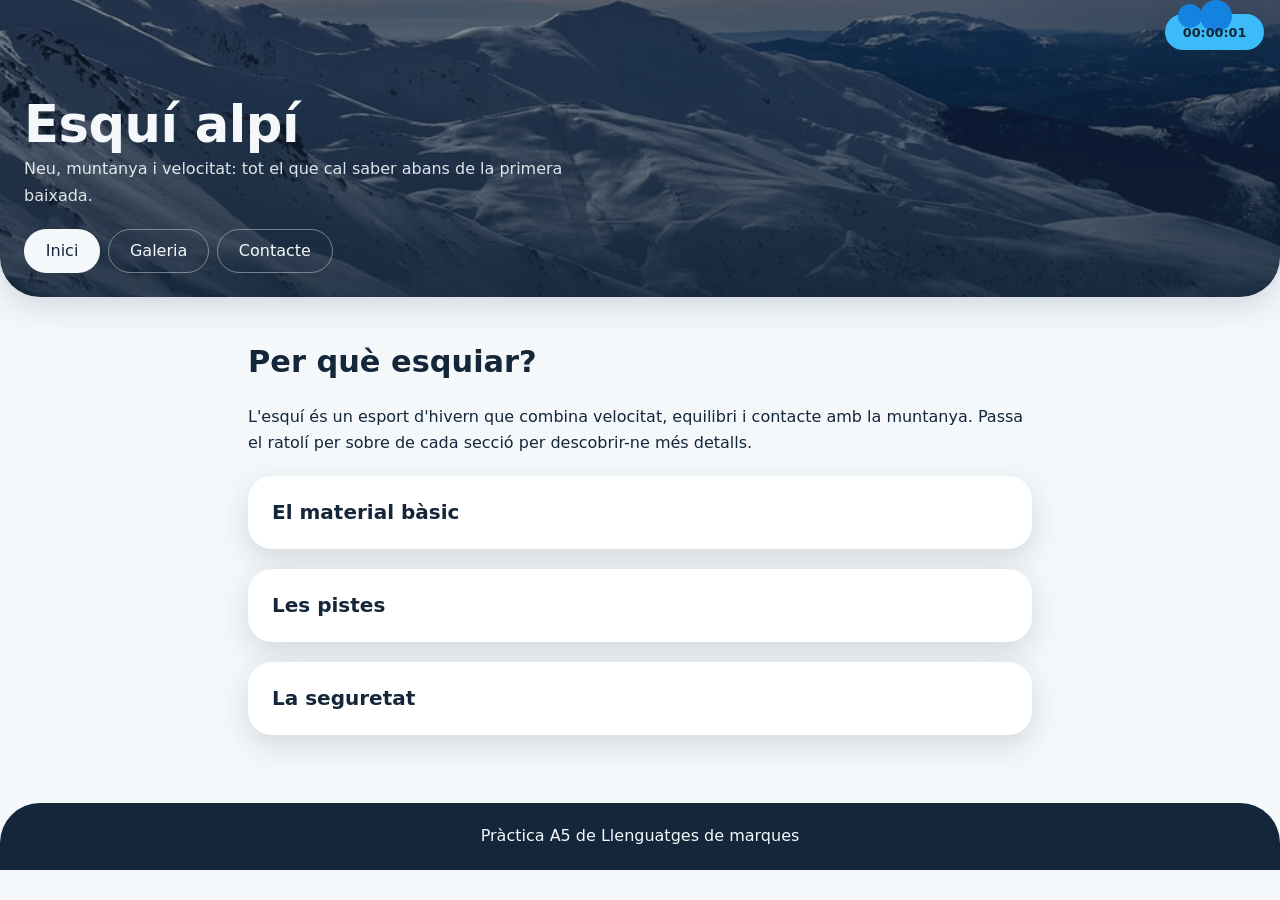
<file: index.html>
<!DOCTYPE html>
<html lang="ca">
<head>
  <meta charset="utf-8">
  <meta name="viewport" content="width=device-width, initial-scale=1">
  <meta name="Kim" content="Vidal Gali">
  <title>Esquí alpí: guia per començar a lliscar sobre la neu</title>
  <meta name="description" content="Introducció a l'esquí alpí: material, pistes i consells de seguretat per començar a esquiar.">
  <meta name="keywords" content="esquí, neu, pistes, muntanya, esport d'hivern">
  <link rel="stylesheet" href="css/estils.css">
  <script>
    // Exercici 2 (codi al head): realça la secció i mostra el paràgraf ocult
    function realca(seccio) {
      seccio.style.backgroundColor = "#1d4e7a";
      seccio.style.color = "#f4f8fb";
      seccio.querySelector(".amagat").style.display = "block";
    }
    function restaura(seccio) {
      seccio.style.backgroundColor = "";
      seccio.style.color = "";
      seccio.querySelector(".amagat").style.display = "none";
    }
  </script>
  <script src="components/rellotge.js" defer></script>
</head>
<body>
  <div id="rellotge" title="Temps a la pàgina">00:00:00</div>
  <header class="hero">
    <h1>Esquí alpí</h1>
    <p>Neu, muntanya i velocitat: tot el que cal saber abans de la primera baixada.</p>
    <nav>
      <a href="index.html" class="actiu">Inici</a>
      <a href="galeria.html">Galeria</a>
      <a href="contacte.html">Contacte</a>
    </nav>
  </header>
  <main>
    <h2>Per què esquiar?</h2>
    <p>L'esquí és un esport d'hivern que combina velocitat, equilibri i contacte amb la muntanya. Passa el ratolí per sobre de cada secció per descobrir-ne més detalls.</p>

    <section class="seccio" onmouseover="realca(this)" onmouseout="restaura(this)">
      <h3>El material bàsic</h3>
      <p class="amagat">Esquís de la mida adequada, botes còmodes, bastons, casc i ulleres són imprescindibles abans de pujar a la pista.</p>
    </section>

    <section class="seccio" onmouseover="realca(this)" onmouseout="restaura(this)">
      <h3>Les pistes</h3>
      <p class="amagat">Les pistes es classifiquen per colors: verdes, blaves, vermelles i negres. Comença per les verdes i ves pujant de dificultat a poc a poc.</p>
    </section>

    <section class="seccio" onmouseover="realca(this)" onmouseout="restaura(this)">
      <h3>La seguretat</h3>
      <p class="amagat">Respecta la senyalització, controla la velocitat, mira sempre cap amunt abans d'incorporar-te a la pista i consulta el risc d'allaus.</p>
    </section>
  </main>
  <footer><p>Pràctica A5 de Llenguatges de marques</p></footer>
</body>
</html>
</file>
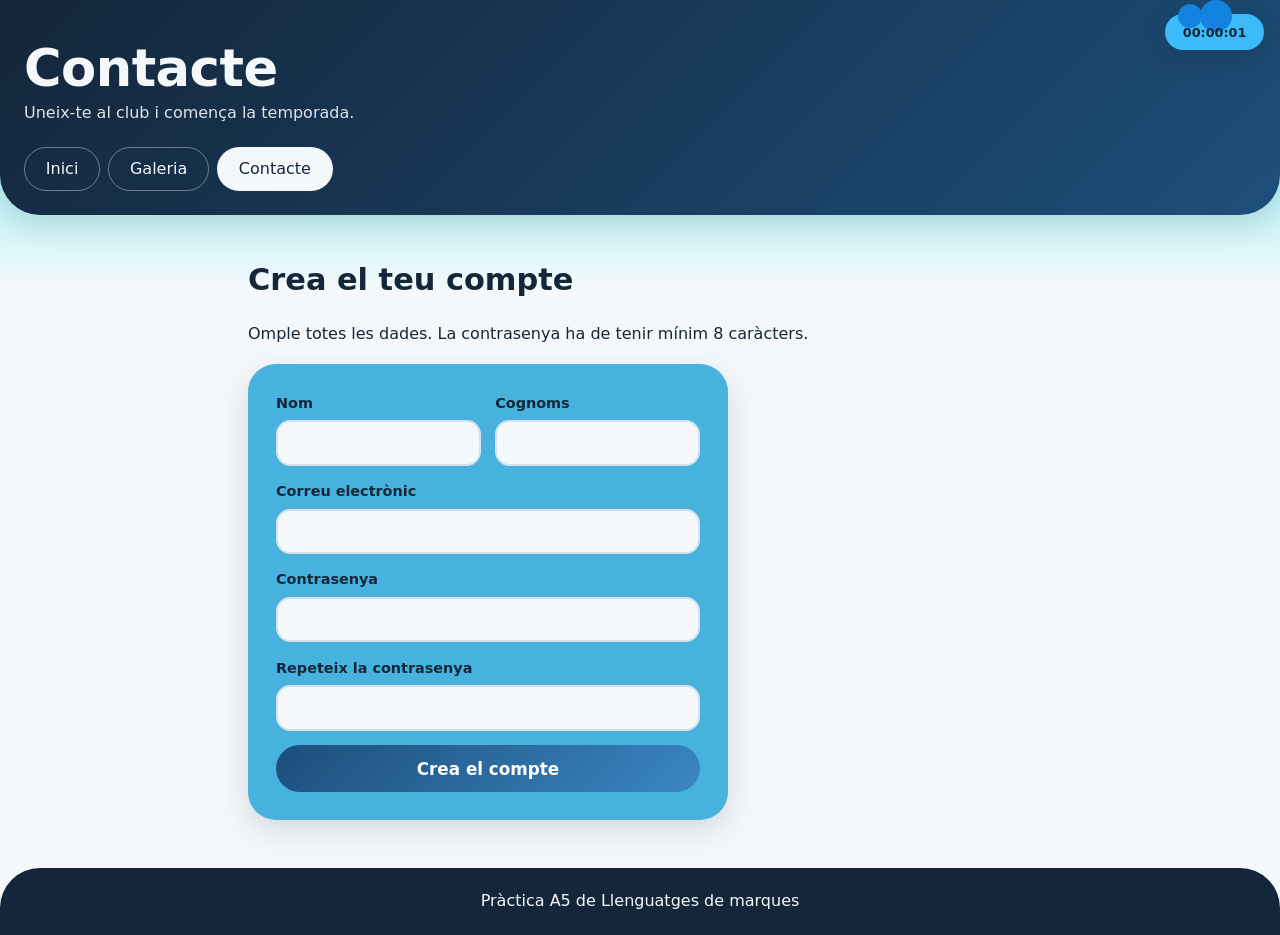
<file: contacte.html>
<!DOCTYPE html>
<html lang="ca">
<head>
  <meta charset="utf-8">
  <meta name="viewport" content="width=device-width, initial-scale=1">
  <meta name="Kim" content="Vidal Gali">
  <title>Contacte: crea el teu compte al club d'esquí</title>
  <meta name="description" content="Formulari de registre del club d'esquí amb nom, cognoms, correu i contrasenya.">
  <meta name="keywords" content="registre, compte, contrasenya, formulari, contacte, esquí">
  <link rel="stylesheet" href="css/estils.css">
  <script src="components/rellotge.js" defer></script>
</head>
<body>
  <div id="rellotge" title="Temps a la pàgina">00:00:00</div>
  <header>
    <h1>Contacte</h1>
    <p>Uneix-te al club i comença la temporada.</p>
    <nav>
      <a href="index.html">Inici</a>
      <a href="galeria.html">Galeria</a>
      <a href="contacte.html" class="actiu">Contacte</a>
    </nav>
  </header>
  <main>
    <h2>Crea el teu compte</h2>
    <p>Omple totes les dades. La contrasenya ha de tenir mínim 8 caràcters.</p>
    <form action="#">
      <div class="parella">
        <div class="camp">
          <label for="nom">Nom</label>
          <input type="text" id="nom" name="nom" autocomplete="given-name">
        </div>
        <div class="camp">
          <label for="cognoms">Cognoms</label>
          <input type="text" id="cognoms" name="cognoms" autocomplete="family-name">
        </div>
      </div>
      <div class="camp">
        <label for="correu">Correu electrònic</label>
        <input type="email" id="correu" name="correu" autocomplete="email">
      </div>
      <div class="camp">
        <label for="pass1">Contrasenya</label>
        <input type="password" id="pass1" name="pass1" autocomplete="new-password">
      </div>
      <div class="camp">
        <label for="pass2">Repeteix la contrasenya</label>
        <input type="password" id="pass2" name="pass2" autocomplete="new-password">
      </div>
      <button type="button" id="canvia">Crea el compte</button>
    </form>
  </main>
  <footer><p>Pràctica A5 de Llenguatges de marques</p></footer>
  <script src="components/password.js"></script>
</body>
</html>
</file>
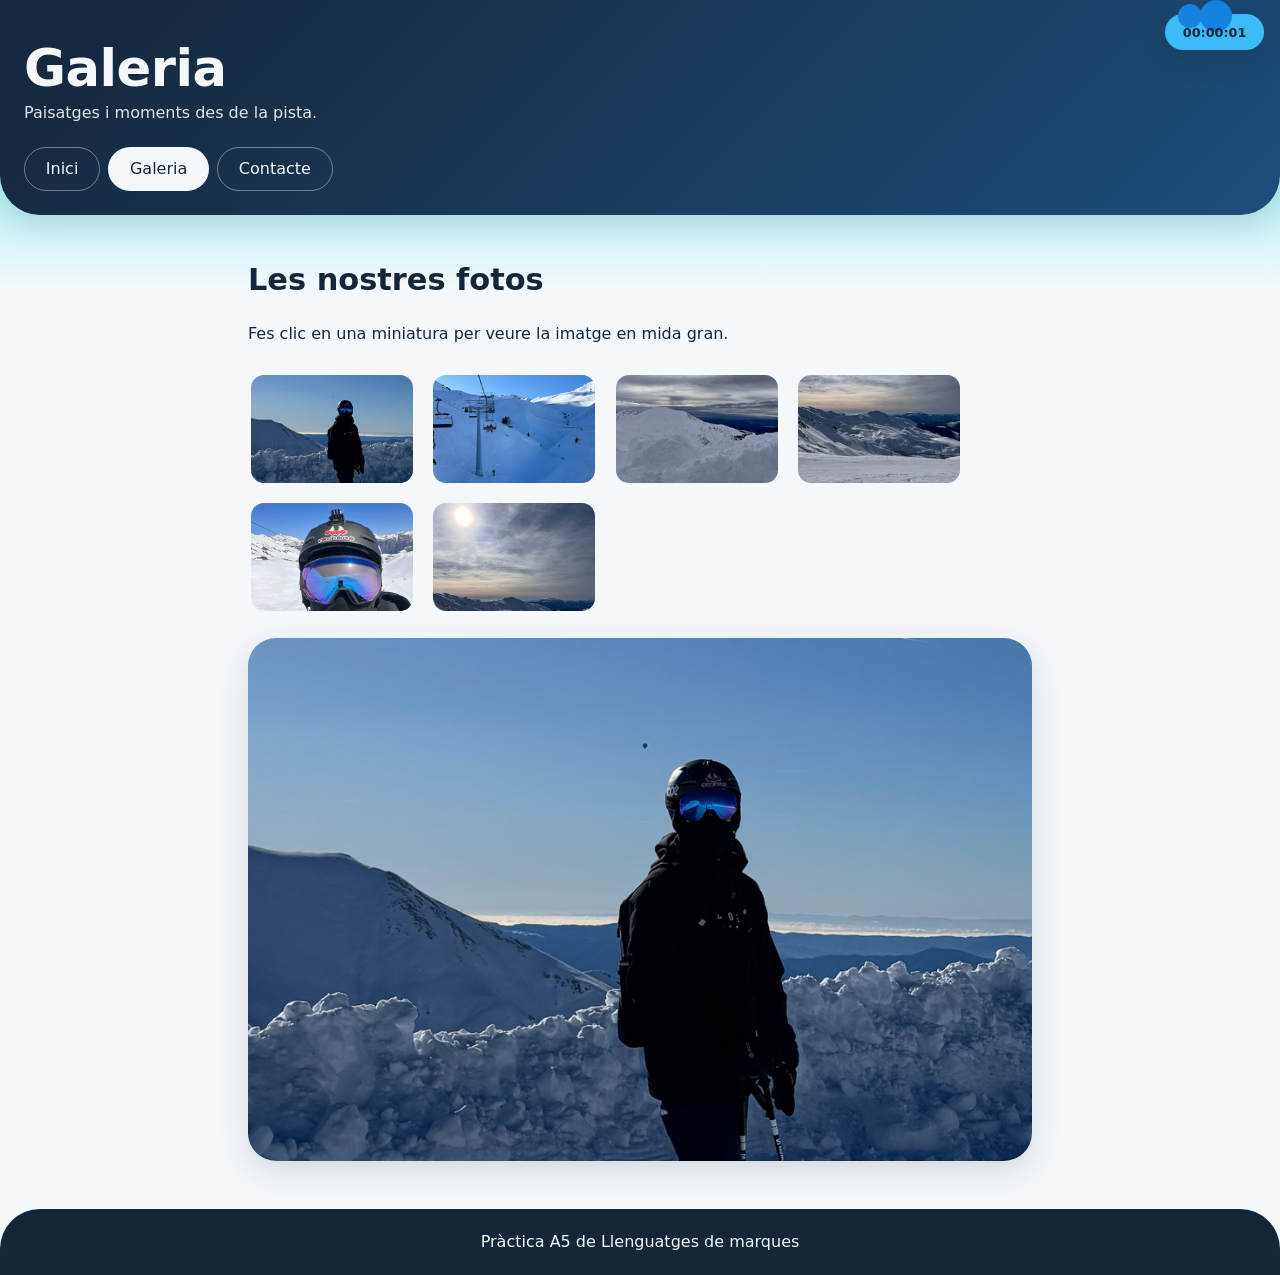
<file: galeria.html>
<!DOCTYPE html>
<html lang="ca">
<head>
  <meta charset="utf-8">
  <meta name="viewport" content="width=device-width, initial-scale=1">
  <meta name="Kim" content="Vidal Gali">
  <title>Galeria de paisatges d'esquí</title>
  <meta name="description" content="Galeria d'imatges amb paisatges i moments de l'esquí alpí.">
  <meta name="keywords" content="galeria, esquí, neu, paisatges, imatges">
  <link rel="stylesheet" href="css/estils.css">
  <script src="components/rellotge.js" defer></script>
</head>
<body>
  <div id="rellotge" title="Temps a la pàgina">00:00:00</div>
  <header>
    <h1>Galeria</h1>
    <p>Paisatges i moments des de la pista.</p>
    <nav>
      <a href="index.html">Inici</a>
      <a href="galeria.html" class="actiu">Galeria</a>
      <a href="contacte.html">Contacte</a>
    </nav>
  </header>
  <main>
    <h2>Les nostres fotos</h2>
    <p>Fes clic en una miniatura per veure la imatge en mida gran.</p>
    <div class="galeria">
      <img src="img/mini1.png" alt="Esquiador al cim" onclick="mostra(1, 'Esquiador al cim')">
      <img src="img/mini2.png" alt="Telecadira" onclick="mostra(2, 'Telecadira')">
      <img src="img/mini3.png" alt="Cim nevat" onclick="mostra(3, 'Cim nevat')">
      <img src="img/mini4.png" alt="Vall i muntanyes" onclick="mostra(4, 'Vall i muntanyes')">
      <img src="img/mini5.png" alt="Casc i ulleres a la telecadira" onclick="mostra(5, 'Casc i ulleres a la telecadira')">
      <img src="img/mini6.png" alt="Sol entre núvols" onclick="mostra(6, 'Sol entre núvols')">
    </div>
    <img id="gran" src="img/gran1.png" alt="Esquiador al cim">
  </main>
  <footer><p>Pràctica A5 de Llenguatges de marques</p></footer>
  <script>
    // Exercici 1 (codi al body): carrega la imatge gran
    function mostra(numero, descripcio) {
      var gran = document.getElementById("gran");
      gran.src = "img/gran" + numero + ".png";
      gran.alt = descripcio;
    }
  </script>
</body>
</html>
</file>
<file: css/estils.css>
:root {
  --nit: #14263a;
  --gel: #7fc4e8;
  --neu: #f4f8fb;
  --blau: #1d4e7a;
  --ombra: 0 10px 30px rgba(20, 38, 58, 0.15);
}
* { box-sizing: border-box; }
body {
  margin: 0;
  font-family: "Segoe UI", system-ui, -apple-system, Roboto, Helvetica, Arial, sans-serif;
  line-height: 1.65;
  color: var(--nit);
  background: linear-gradient(180deg, #65edf1 5%, var(--neu) 18rem);
  background-repeat: no-repeat;
  background-color: var(--neu);
}

#rellotge {
  position: fixed;
  top: 0.9rem;
  right: 1rem;
  z-index: 50;
  background: #3bbbf7;
  color: var(--nit);
  padding: 0.45rem 1.1rem;
  border-radius: 999px;
  font-size: 0.8rem;
  font-weight: 700;
  font-variant-numeric: tabular-nums;
  box-shadow: 0 8px 24px rgba(20, 38, 58, 0.25);
  animation: flota 6s ease-in-out infinite;
}
#rellotge::before,
#rellotge::after {
  content: "";
  position: absolute;
  background: #1383df;
  border-radius: 50%;
  z-index: -1;
}
#rellotge::before { width: 1.5rem; height: 1.5rem; top: -0.65rem; left: 0.8rem; }
#rellotge::after { width: 2rem; height: 2rem; top: -0.9rem; left: 2.2rem; }
@keyframes flota {
  0%, 100% { transform: translateY(0); }
  50% { transform: translateY(-7px); }
}
@media (prefers-reduced-motion: reduce) {
  #rellotge { animation: none; }
}

/* Capçalera */
header {
  background: linear-gradient(135deg, var(--nit), var(--blau));
  color: var(--neu);
  padding: 2.5rem 1.5rem 1.5rem;
  border-radius: 0 0 2.5rem 2.5rem;
  box-shadow: var(--ombra);
}
header.hero {
  background: linear-gradient(180deg, rgba(20, 38, 58, 0.35), rgba(20, 38, 58, 0.85)), url("../img/gran4.png") center / cover;
  padding-top: 6rem;
}
header h1 {
  margin: 0 0 0.25rem;
  font-size: clamp(2rem, 5vw, 3.2rem);
  letter-spacing: -0.01em;
  line-height: 1.1;
}
header p { margin: 0 0 1.25rem; max-width: 34rem; opacity: 0.9; }
nav { display: flex; flex-wrap: wrap; gap: 0.5rem; margin-top: 1rem; }
nav a {
  color: var(--neu);
  text-decoration: none;
  padding: 0.5rem 1.3rem;
  border-radius: 999px;
  border: 1px solid rgba(244, 248, 251, 0.4);
  transition: background 0.2s, color 0.2s;
}
nav a:hover, nav a:focus-visible, nav a.actiu {
  background: var(--neu);
  color: var(--nit);
}

/* Contingut */
main { max-width: 52rem; margin: 0 auto; padding: 2.5rem 1.5rem 3rem; }
main h2 { font-size: 1.9rem; margin: 0 0 0.5rem; }
.seccio {
  background: #fff;
  border-radius: 1.5rem;
  padding: 1.25rem 1.5rem;
  margin: 1.25rem 0;
  cursor: pointer;
  box-shadow: var(--ombra);
  transition: background 0.25s, color 0.25s;
}
.seccio h3 { margin: 0; font-size: 1.25rem; }
.amagat { display: none; margin: 0.6rem 0 0; }

/* Galeria */
.galeria { display: flex; flex-wrap: wrap; gap: 0.9rem; margin: 1.5rem 0; padding: 0; }
.galeria img {
  width: 10.5rem;
  height: auto;
  border-radius: 1rem;
  border: 3px solid transparent;
  cursor: pointer;
  display: block;
  transition: transform 0.2s, border-color 0.2s;
}
.galeria img:hover { border-color: var(--gel); transform: scale(1.04); }
#gran {
  width: 100%;
  max-width: 100%;
  height: auto;
  border-radius: 1.75rem;
  box-shadow: var(--ombra);
  display: block;
}

/* Formulari */
form {
  display: grid;
  gap: 0.9rem;
  max-width: 30rem;
  background: #46b2dd;
  padding: 1.75rem;
  border-radius: 1.75rem;
  box-shadow: var(--ombra);
}
.parella { display: grid; grid-template-columns: 1fr 1fr; gap: 0.9rem; }
.camp { display: grid; gap: 0.3rem; }
label { font-weight: 600; font-size: 0.9rem; }
input {
  padding: 0.7rem 1rem;
  font-size: 1rem;
  font-family: inherit;
  border: 2px solid #d5e3ee;
  border-radius: 0.9rem;
  background: var(--neu);
  min-width: 0;
}
input:focus { outline: none; border-color: var(--blau); background: #fff; }
button {
  background: linear-gradient(135deg, var(--blau), #3a86c4);
  color: #fff;
  border: 0;
  padding: 0.85rem 1.2rem;
  font-size: 1.05rem;
  font-weight: 600;
  font-family: inherit;
  border-radius: 999px;
  cursor: pointer;
  transition: transform 0.15s, box-shadow 0.15s;
}
button:hover, button:focus-visible { transform: translateY(-2px); box-shadow: 0 8px 20px rgba(29, 78, 122, 0.4); }

footer {
  background: var(--nit);
  color: var(--neu);
  text-align: center;
  padding: 1.25rem;
  border-radius: 2.5rem 2.5rem 0 0;
}
footer p { margin: 0; }

@media (max-width: 40rem) {
  header.hero { padding-top: 5rem; }
  .galeria img { width: calc(50% - 0.5rem); }
  .parella { grid-template-columns: 1fr; }
}
</file>
